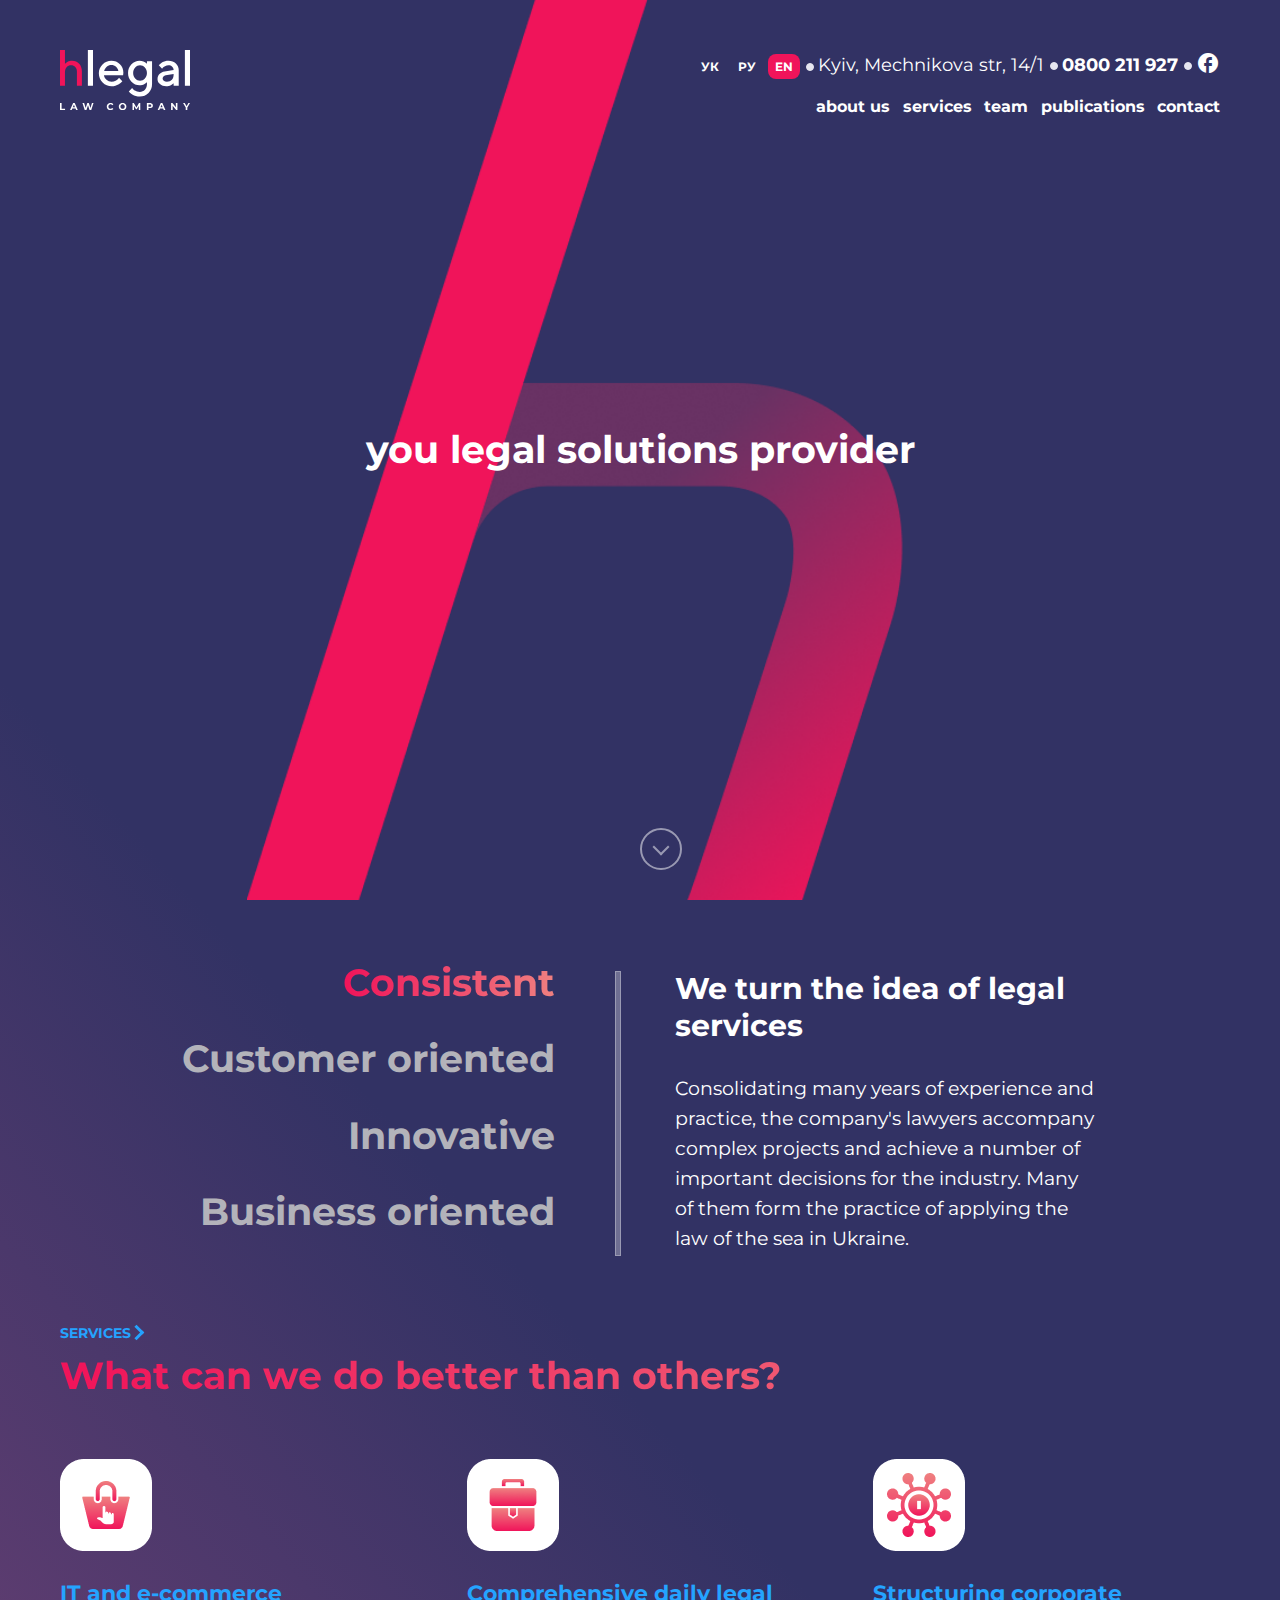
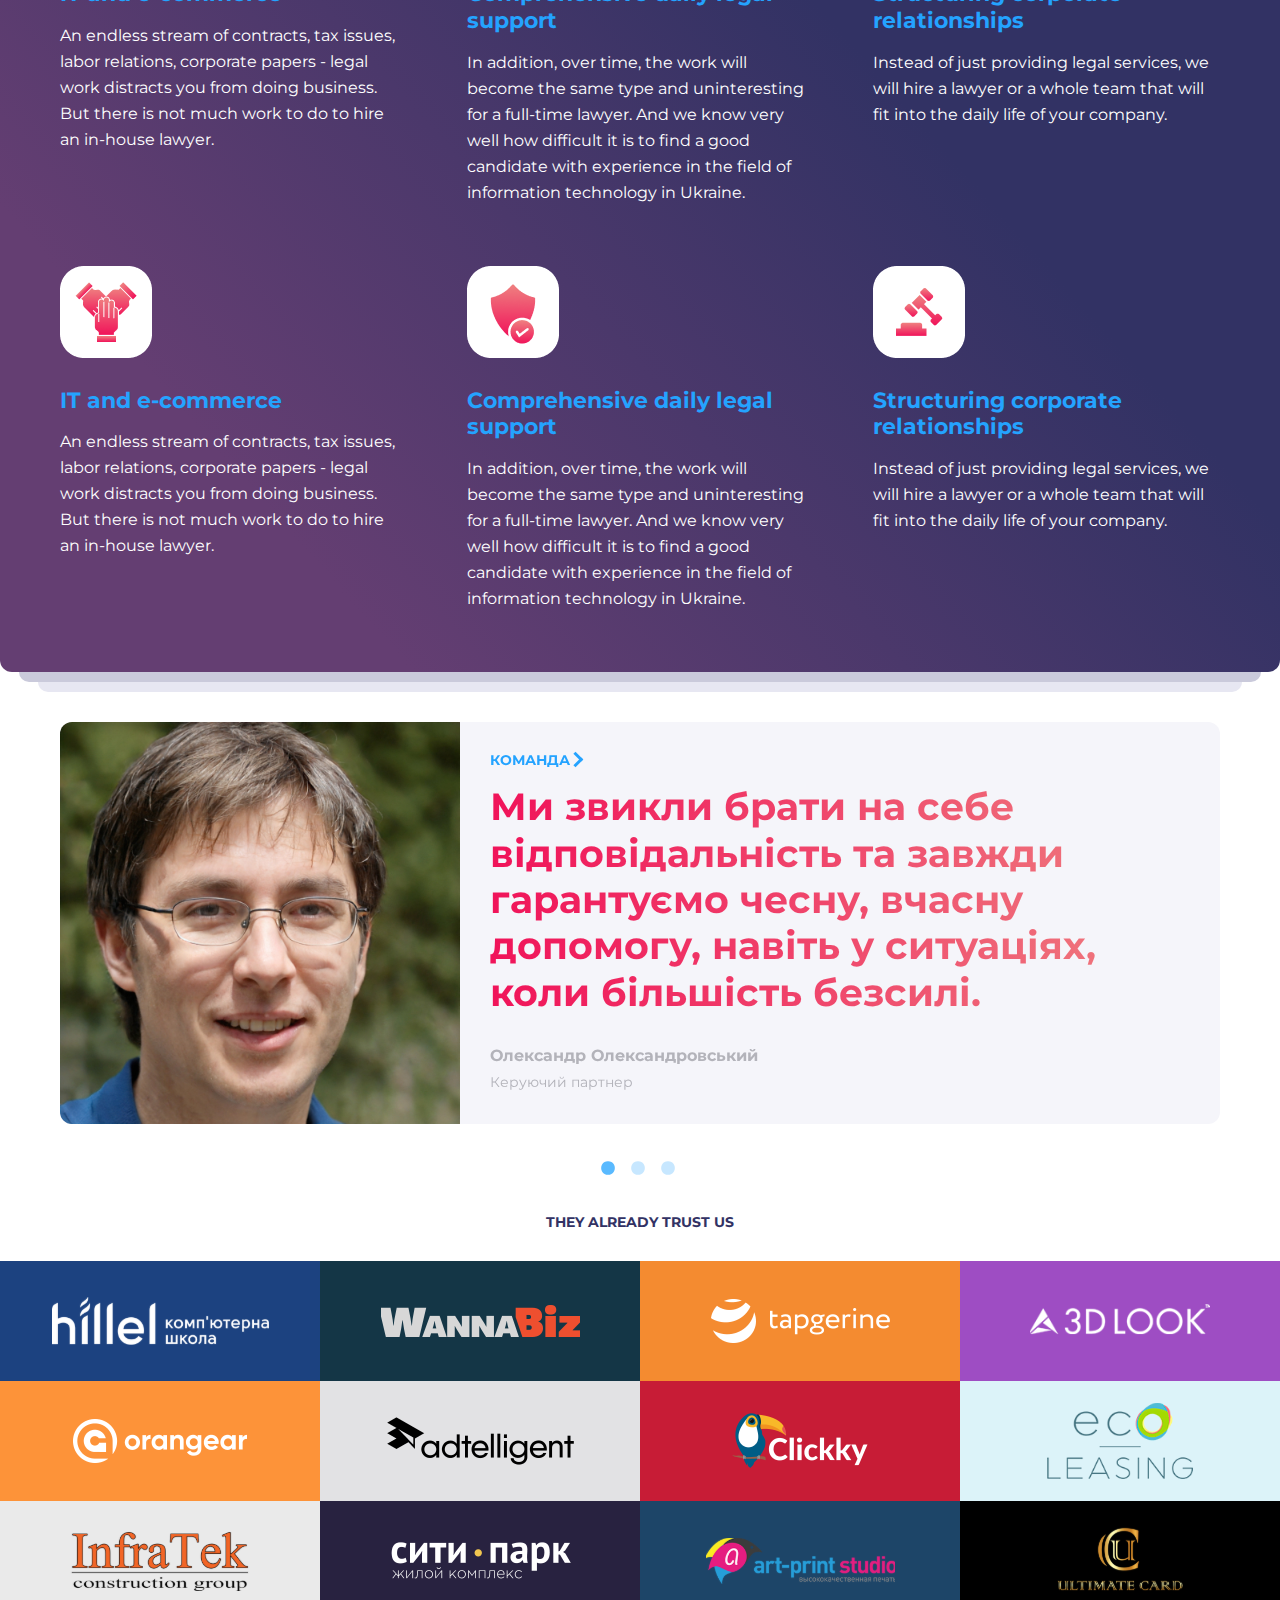
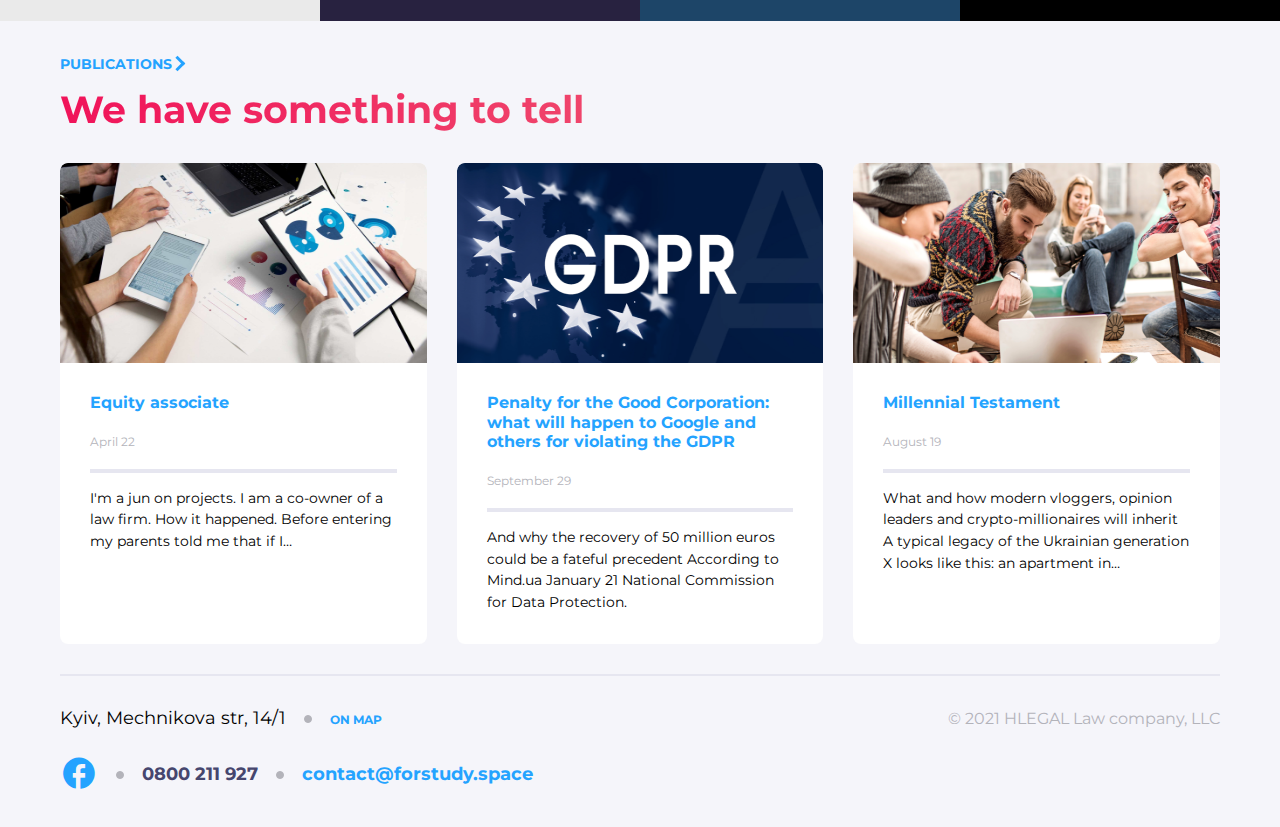
<file: index.html>
<!DOCTYPE html>
<html lang="en">
<head>
    <meta charset="UTF-8">
    <meta http-equiv="X-UA-Compatible" content="IE=edge">
    <meta name="viewport" content="width=device-width, initial-scale=1.0">
    <title>Document</title>
    <link rel="stylesheet" href="./assets/slick-1.8.1/slick/slick.css">
    <link rel="stylesheet" href="./assets/slick-1.8.1/slick/slick-theme.css">
    <link rel="stylesheet" href="/css/style.css">
</head>
<body>
    <div class="wrapper">
        <header class="header">
            <div class="conteiner">
                <div class="header_logo">
                    <a href="#"><img src="./image/logo_header.svg" alt="logo_header"></a>
                </div>
                <div class="header_menu">
                    <div class="contacts">
                        <ul class="nav_contacts">
                            <li>
                                <a class="site_lang" href="#">ук</a>
                                <a class="site_lang" href="#">ру</a>
                                <a class="active_lang" href="#">en</a></li>
                            <li class="head_none"><address>Kyiv, Mechnikova str, 14/1</address></li>
                            <li ><a class="header_tel" href="tel:0800211927">0800 211 927</a></li>
                            <li class="head_none"><a class="icon-facebook" href="#"></a></li>
                        </ul>
                    </div>
                    <input id="burger_input" type="checkbox">
                    <label class="burger_icon" for="burger_input">
                        <span class="burger_span_1"></span>
                        <span class="burger_span_2"></span>
                        <span class="burger_span_3"></span>
                    </label>    
                    <nav class="header_nav">
                        <label class=burger_icon" for="burger_input"><div class="close_icon"></div></label>
                        <a target="_blank" href="/about_us.html">about us</a>
                        <a target="_blank" href="./services.html">services</a>
                        <a href="#">team</a></li>
                        <a href="#">publications</a>
                        <a href="#">contact</a>
                    </nav>
                </div>
            </div>
        </header>
        <main class="main">
            <div class="wrapper_grad">
                <section class="title">
                    <div class="conteiner">
                        <h1 >you legal solutions provider</h1>
                        <a class="visual_link" href="#advantage"></a>
                    </div>
                </section>
                <section class="idea">
                    <div class="conteiner_small">
                        <div class="idea_head">
                            <h1 class="hero">Consistent</h1>
                            <h1>Customer oriented</h1>
                            <h1>Innovative</h1>
                            <h1>Business oriented</h1>
                        </div>
                        <div class="idea_text">
                            <h2>We turn the idea of legal services</h2>
                            <p>Consolidating many years of experience and practice, the company's lawyers accompany complex projects and achieve a
                            number of important decisions for the industry. Many of them form the practice of applying the law of the sea in
                            Ukraine.</p>
                        </div>
                    </div>
                </section>
                <section id="advantage" class="advantage">
                    <div class="conteiner">
                        <a href="./services.html">Services</a>
                        <h1 class="hero">What can we do better than others?</h1>
                        <div class="advantage_main">
                            <div class="advantage_box">
                                <img src="./image/advantage01.png" alt="advantage01.png">
                                <h3>IT and e-commerce</h3>
                                <p>An endless stream of contracts, tax issues, labor relations, corporate papers - legal work distracts you from doing
                                business. But there is not much work to do to hire an in-house lawyer.</p>
                            </div>
                            <div class="advantage_box">
                                <img src="./image/advantage02.png" alt="advantage02.png">
                                <h3>Comprehensive daily legal support</h3>
                                <p>In addition, over time, the work will become the same type and uninteresting for a full-time lawyer. And we know very
                                well how difficult it is to find a good candidate with experience in the field of information technology in Ukraine.</p>
                            </div>
                            <div class="advantage_box">
                                <img src="./image/advantage03.png" alt="advantage03.png">
                                <h3>Structuring corporate relationships</h3>
                                <p>Instead of just providing legal services, we will hire a lawyer or a whole team that will fit into the daily life of
                                your company.</p>
                            </div>
                            <div class="advantage_box">
                                <img src="./image/advantage04.png" alt="advantage04.png">
                                <h3>IT and e-commerce</h3>
                                <p>An endless stream of contracts, tax issues, labor relations, corporate papers - legal work distracts you from
                                    doing
                                    business. But there is not much work to do to hire an in-house lawyer.</p>
                            </div>
                            <div class="advantage_box">
                                <img src="./image/advantage05.png" alt="advantage05.png">
                                <h3>Comprehensive daily legal support</h3>
                                <p>In addition, over time, the work will become the same type and uninteresting for a full-time lawyer. And we
                                    know very
                                    well how difficult it is to find a good candidate with experience in the field of information technology in
                                    Ukraine.</p>
                            </div>
                            <div class="advantage_box">
                                <img src="./image/advantage06.png" alt="advantage06.png">
                                <h3>Structuring corporate relationships</h3>
                                <p>Instead of just providing legal services, we will hire a lawyer or a whole team that will fit into the daily
                                    life of
                                    your company.</p>
                            </div>
                        </div>
                    </div>
                </section>
            </div>
            <span class="border_main"></span>
            <span class="border_main02"></span>
            <section class="team">
                <div class="conteiner">
                    <div class="team_slider">
                        <div class="team_box">
                            <img src="./image/Team/Team01.jpg" alt="photo">
                            <div class="team_info">
                                <a href="#">команда</a>
                                <h1 class="hero">Ми звикли брати на себе відповідальність та завжди гарантуємо чесну, вчасну допомогу, навіть у ситуаціях, коли більшість
                                безсилі.</h1>
                                <p class="team_name">Олександр Олександровський</p>
                                <p class="team_job">Керуючий партнер</p>
                            </div>
                        </div>
                        <div class="team_box">
                            <img src="./image/Team/Team05.jpg" alt="photo">
                            <div class="team_info">
                                <a href="#">команда</a>
                                <h1 class="hero">Lorem ipsum dolor sit amet consectetur, adipisicing elit. Porro beatae soluta laborum.
                                </h1>
                                <p class="team_name">Oksana Kobzar</p>
                                <p class="team_job">Equity partner, Attorney-at-law</p>
                            </div>
                        </div>
                        <div class="team_box">
                            <img src="./image/Team/Team06.jpg" alt="photo">
                            <div class="team_info">
                                <a href="#">команда</a>
                                <h1 class="hero">Lorem ipsum dolor sit amet consectetur adipisicing elit. Debitis, eveniet.</h1>
                                <p class="team_name">Julia Wolk</p>
                                <p class="team_job">Associate, Attorney-at-law</p>
                            </div>
                        </div>
                    </div>
                </div>
            </section>
            <section class="main_partners">
                <h3 class="caps">They already trust us</h3>
                <div class="partners">
                    <a class="partners_holder" href="#" style="background-color: #1C4280;"><img src="./image/partners/hilel_01.svg" alt="logo1"></a>
                    <a class="partners_holder" href="#" style="background-color: #143646;"><img src="./image/partners/wannabiz_02.svg" alt="logo2"></a>
                    <a class="partners_holder" href="#" style="background-color: #F48B30;"><img src="./image/partners/tapgerine_03.svg" alt="logo3"></a>
                    <a class="partners_holder" href="#" style="background-color: #9E4DC3;"><img src="./image/partners/3dlook_04.svg" alt="logo4"></a>
                    <a class="partners_holder" href="#" style="background-color: #FD9339;"><img src="./image/partners/arangear_05.svg" alt="logo5"></a>
                    <a class="partners_holder" href="#" style="background-color: #E2E2E4;"><img src="./image/partners/adtelligent_06.svg" alt="logo6"></a>
                    <a class="partners_holder" href="#" style="background-color: #C71C36;"><img src="./image/partners/clickky_07.svg" alt="logo7"></a>
                    <a class="partners_holder" href="#" style="background-color: #DCF3F9;"><img src="./image/partners/ecolease_08.svg" alt="logo8"></a>
                    <a class="partners_holder" href="#" style="background-color: #EAEAEA;"><img src="./image/partners/infrateck_09.svg" alt="logo9"></a>
                    <a class="partners_holder" href="#" style="background-color: #282240;"><img src="./image/partners/citypark_10.svg" alt="logo10"></a>
                    <a class="partners_holder" href="#" style="background-color: #1D4568;"><img src="./image/partners/artprint_11.svg" alt="logo11"></a>
                    <a class="partners_holder" href="#" style="background-color: #000000;"><img src="./image/partners/ultimate_12.svg" alt="logo12"></a>
                </div>
            </section>
            <section class="publications">
                <div class="conteiner">
                    <a href="#">Publications</a>
                    <h1 class="hero">We have something to tell</h1>
                    <div class="publication_box">
                        <div class="publication01">
                            <h4>Equity associate</h4>
                            <time>April 22</time>
                            <p>I'm a jun on projects. I am a co-owner of a law firm. How it happened. Before entering my parents told me that if I…</p>
                        </div>
                        <div class="publication02">
                            <h4>Penalty for the Good Corporation: what will happen to Google and others for violating the GDPR</h4>
                            <time>September 29</time>
                            <p>And why the recovery of 50 million euros could be a fateful precedent According to Mind.ua January 21 National
                            Commission for Data Protection.</p>
                        </div>
                        <div class="publication03">
                            <h4>Millennial Testament</h4>
                            <time>August 19</time>
                            <p>What and how modern vloggers, opinion leaders and crypto-millionaires will inherit A typical legacy of the Ukrainian
                            generation X looks like this: an apartment in…</p>
                        </div>
                    </div>
                </div>
            </section>
        </main>
        <footer class="footer">
            <div class="conteiner">
                <div class="footer_top">
                    <ul class="footer_address">
                        <li><address>Kyiv, Mechnikova str, 14/1</address></li>
                        <li><a href="#">On map</a></li>
                    </ul>
                    <p>© 2021 HLEGAL Law company, LLC</p>
                </div>
                <ul class="footer_contacts">
                    <li><a class="icon-facebook" href="#"></a></li>
                    <li><a class="footer_tel" href="tel:0800211927">0800 211 927</a></li>
                    <li><a class="footer_mail" href="mailto:contact@forstudy.space">contact@forstudy.space</a></li>
                </ul>
            </div>
        </footer>
    </div>
    <script src="./js/jquery-3.6.1.min.js"></script>
    <script src="./assets/slick-1.8.1/slick/slick.min.js"></script>
    <script src="./js/script.js"></script>
</body>
</html>
</file>
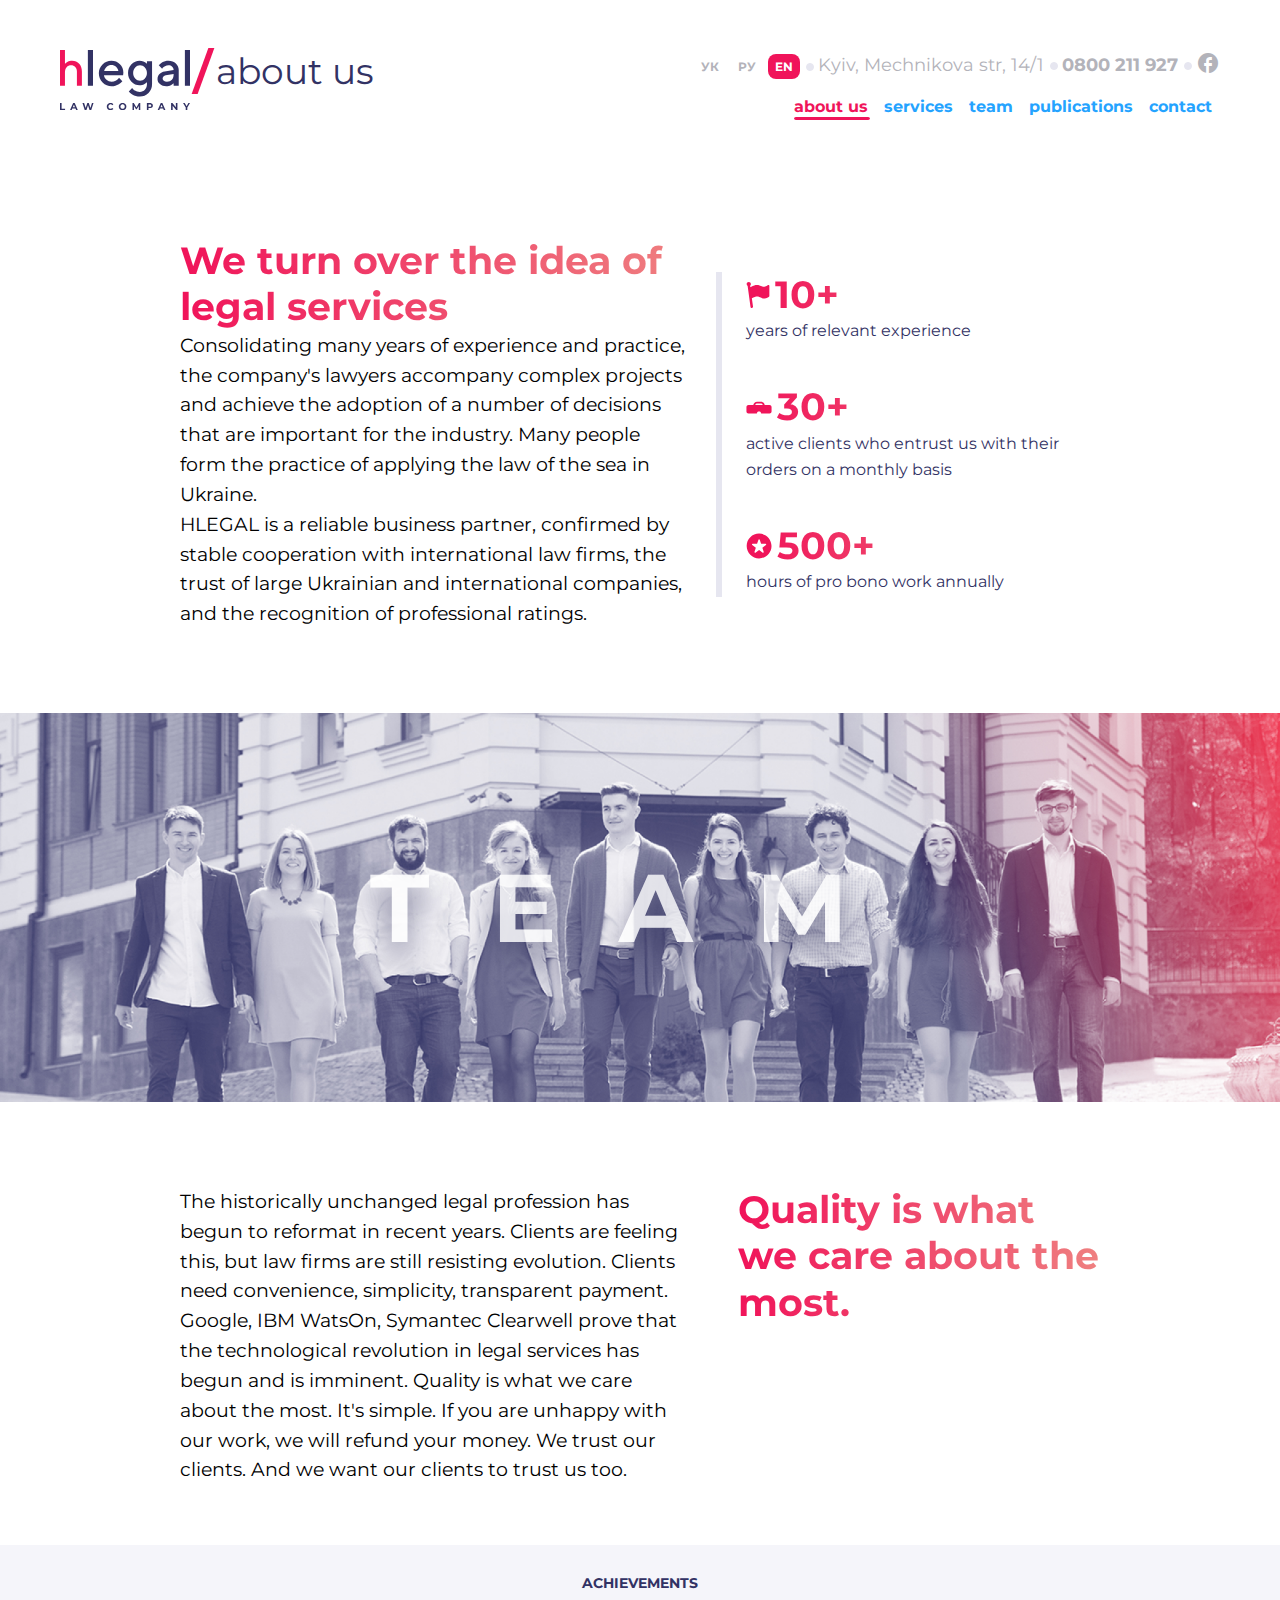
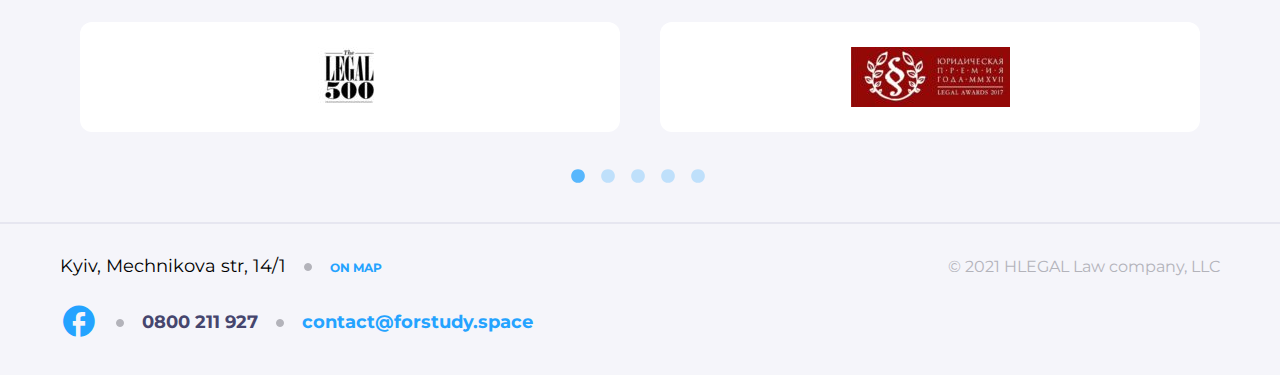
<file: about_us.html>
<!DOCTYPE html>
<html lang="en">
<head>
    <meta charset="UTF-8">
    <meta http-equiv="X-UA-Compatible" content="IE=edge">
    <meta name="viewport" content="width=device-width, initial-scale=1.0">
    <title>Document</title>
    <link rel="stylesheet" href="./assets/slick-1.8.1/slick/slick.css">
    <link rel="stylesheet" href="./assets/slick-1.8.1/slick/slick-theme.css">
    <link rel="stylesheet" href="./css/style.css">
</head>
<body>
    <div class="wrapper">
        <header class="header header_about_us">
            <div class="conteiner">
                <div class="header_logo header_logo_services">
                    <a class="img_logo" target="_blank" href="./index.html"><img src="./image/Logo_white_header.svg"
                            alt="logo_header"></a>
                    <span class="active_logo">about us</span>
                </div>
                <div class="header_menu">
                    <div class="contacts">
                        <ul class="nav_contacts">
                            <li>
                                <a class="site_lang" href="#">ук</a>
                                <a class="site_lang" href="#">ру</a>
                                <a class="active_lang" href="#">en</a>
                            </li>
                            <li class="head_none">
                                <address>Kyiv, Mechnikova str, 14/1</address>
                            </li>
                            <li><a class="header_tel" href="tel:0800211927">0800 211 927</a></li>
                            <li class="head_none"><a class="icon-facebook" href="#"></a></li>
                        </ul>
                    </div>
                    <input id="burger_input" type="checkbox">
                    <label class="burger_icon" for="burger_input">
                        <span class="burger_span_1"></span>
                        <span class="burger_span_2"></span>
                        <span class="burger_span_3"></span>
                    </label>
                    <nav class="header_nav">
                        <label class=burger_icon" for="burger_input">
                            <div class="close_icon"></div>
                        </label>
                        <a id="active_nav" href="#">about us</a>
                        <a target="_blank" href="./services.html">services</a>
                        <a href="#">team</a></li>
                        <a href="#">publications</a>
                        <a href="#">contact</a>
                    </nav>
                </div>
            </div>
        </header>
        <main class="main">
            <section class="idea_about_us">
                <div class="conteiner_small">
                    <div class="idea_head_about_us">
                        <h1 class="hero">We turn over the idea of legal services</h1>
                        <p>Consolidating many years of experience and practice, the company's lawyers accompany complex projects and achieve the
                        adoption of a number of decisions that are important for the industry. Many people form the practice of applying the law
                        of the sea in Ukraine.</p>
                        <p>HLEGAL is a reliable business partner, confirmed by stable cooperation with international law firms, the trust of large
                        Ukrainian and international companies, and the recognition of professional ratings.</p>
                    </div>
                    <div class="idea_text_about_us">
                        <div>
                            <div class="box_idea_stat hero">
                                <img src="./image/idea/Vector.svg" alt="Vector">
                                <p>10+</p>
                            </div>
                            <div><p>years of relevant experience</p></div>
                        </div>
                        <div class="middle_box_idea_stat">
                            <div class="box_idea_stat hero">
                                <img src="./image/idea/Vector2.svg" alt="Vector">
                                <p>30+</p>
                            </div>
                            <div>
                                <p>active clients who entrust us with their orders on a monthly basis</p>
                            </div>
                        </div>
                        <div>
                            <div class="box_idea_stat hero">
                                <img src="./image/idea/Vector3.svg" alt="Vector">
                                <p>500+</p>
                            </div>
                            <div>
                                <p>hours of pro bono work annually</p>
                            </div>
                        </div>
                    </div>
                </div>
            </section>
            <section class="team_image_about_us">
                <h1>team</h1>
            </section>
            <section class="quality_about_us">
                <div class="conteiner_small">
                    <p>The historically unchanged legal profession has begun to reformat in recent years. Clients are feeling this, but law
                    firms are still resisting evolution. Clients need convenience, simplicity, transparent payment. Google, IBM WatsOn,
                    Symantec Clearwell prove that the technological revolution in legal services has begun and is imminent.
                    Quality is what we care about the most.
                    It's simple. If you are unhappy with our work, we will refund your money. We trust our clients. And we want our clients
                    to trust us too.</p>
                    <h1 class="hero">Quality is what we care about the most.</h1>
                </div>
            </section>
            <section class="achievements_about_us">
                <div class="conteiner">
                    <h3 class="caps">achievements</h3>
                    <div class="company_slider">
                        <div class="box_company_about_us">
                            <a href="#"><img src="./image/company/image.svg" alt="image"></a>
                        </div>
                        <div class="box_company_about_us">
                            <a href="#"><img src="./image/company/image_2.svg" alt="image"></a>
                        </div>
                        <div class="box_company_about_us">
                            <a href="#"><img src="./image/company/image_3.svg" alt="image"></a>
                        </div>
                        <div class="box_company_about_us">
                            <a href="#"><img src="./image/company/image_4.svg" alt="image"></a>
                        </div>
                        <div class="box_company_about_us">
                            <a href="#"><img src="./image/company/image.svg" alt="image"></a>
                        </div>
                        <div class="box_company_about_us">
                            <a href="#"><img src="./image/company/image_2.svg" alt="image"></a>
                        </div>
                        <div class="box_company_about_us">
                            <a href="#"><img src="./image/company/image_3.svg" alt="image"></a>
                        </div>
                        <div class="box_company_about_us">
                            <a href="#"><img src="./image/company/image_4.svg" alt="image"></a>
                        </div>
                        <div class="box_company_about_us">
                            <a href="#"><img src="./image/company/image.svg" alt="image"></a>
                        </div>
                    </div>
                </div>
            </section>
        </main>
        <footer class="footer">
            <div class="conteiner">
                <div class="footer_top">
                    <ul class="footer_address">
                        <li>
                            <address>Kyiv, Mechnikova str, 14/1</address>
                        </li>
                        <li><a href="#">On map</a></li>
                    </ul>
                    <p>© 2021 HLEGAL Law company, LLC</p>
                </div>
                <ul class="footer_contacts">
                    <li><a class="icon-facebook" href="#"></a></li>
                    <li><a class="footer_tel" href="tel:0800211927">0800 211 927</a></li>
                    <li><a class="footer_mail" href="mailto:contact@forstudy.space">contact@forstudy.space</a></li>
                </ul>
            </div>
        </footer>
    </div>
    <script src="./js/jquery-3.6.1.min.js"></script>
    <script src="./assets/slick-1.8.1/slick/slick.min.js"></script>
    <script src="./js/script.js"></script>
</body>
</html>
</file>
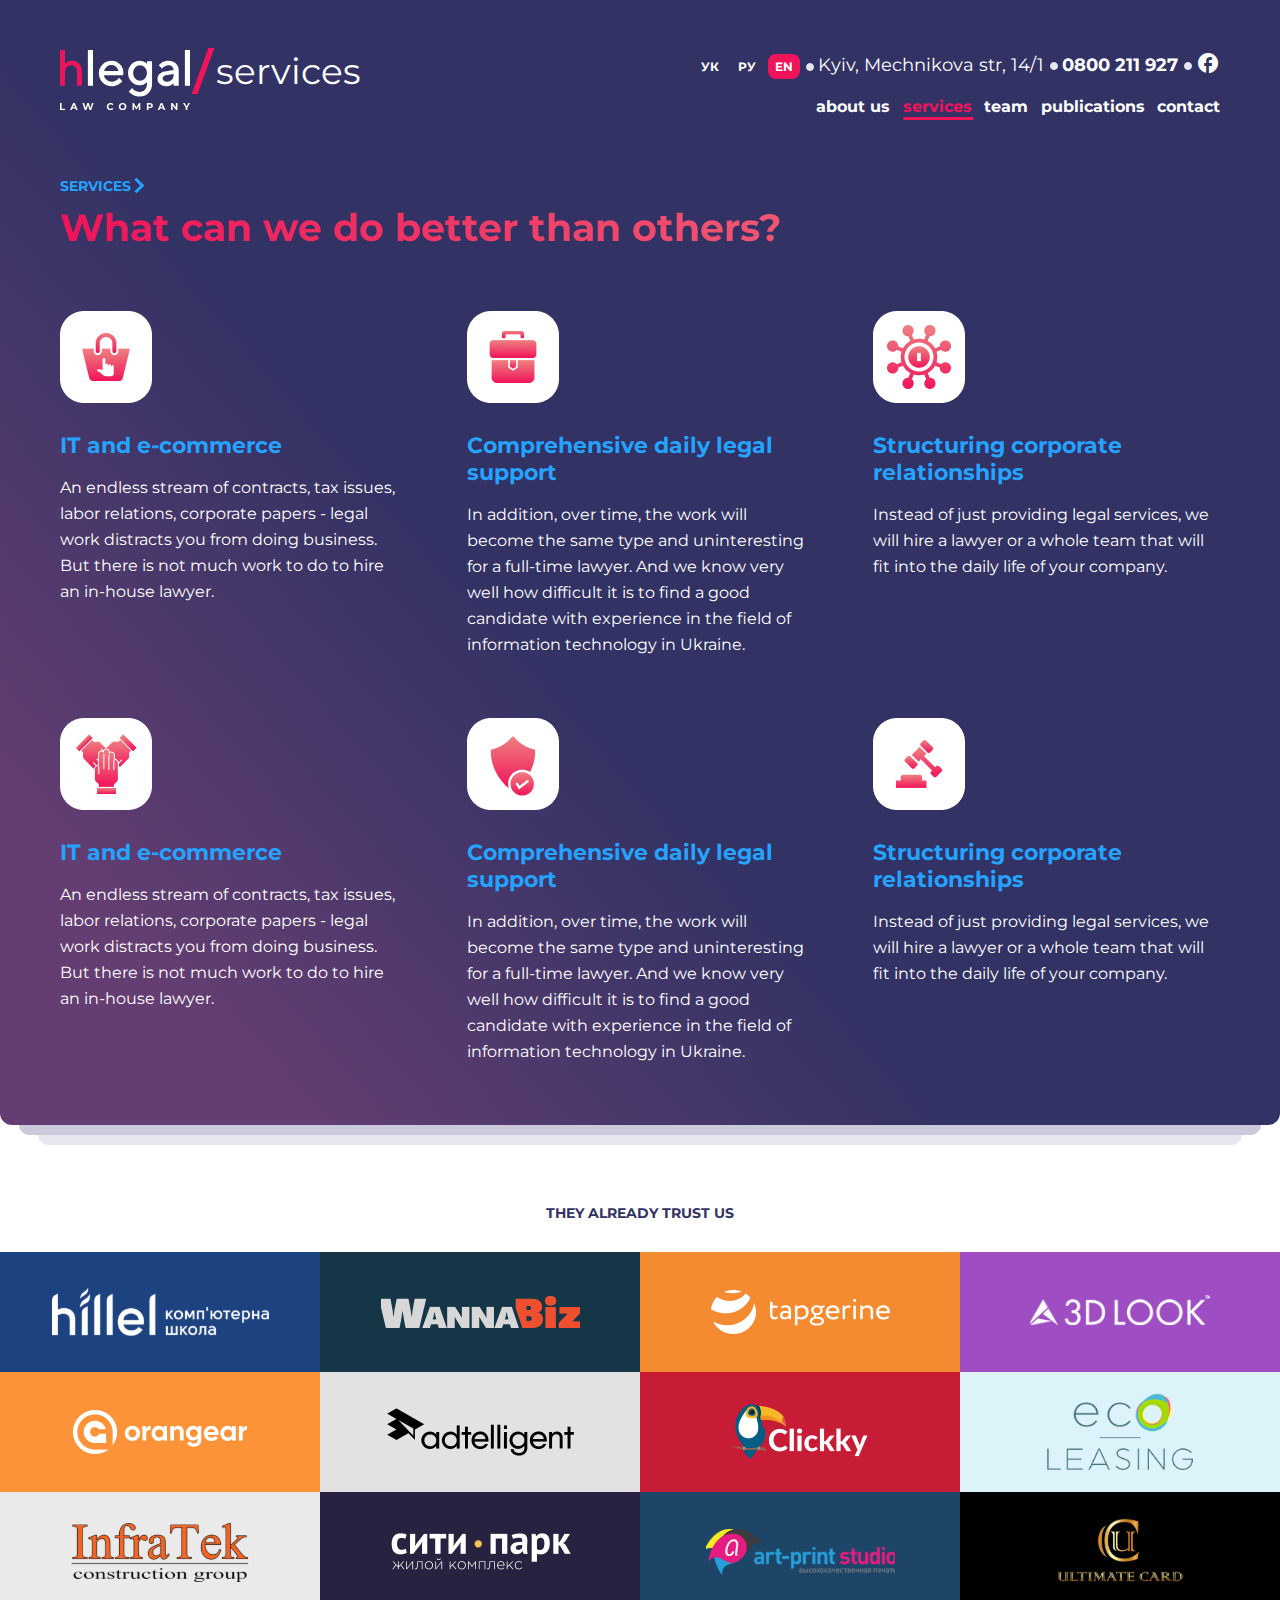
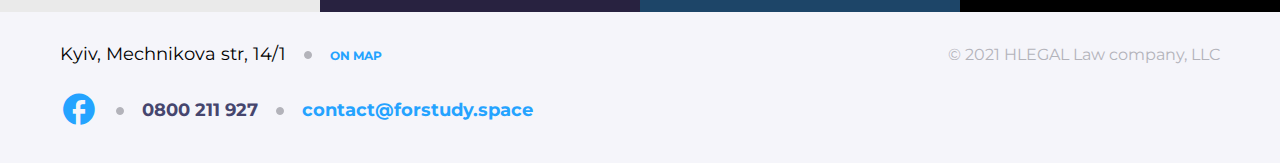
<file: services.html>
<!DOCTYPE html>
<html lang="en">
<head>
    <meta charset="UTF-8">
    <meta http-equiv="X-UA-Compatible" content="IE=edge">
    <meta name="viewport" content="width=device-width, initial-scale=1.0">
    <title>Document</title>
    <link rel="stylesheet" href="./css/style.css">
</head>
<body>
    <div class="wrapper">
        <div class="wrapper_grad">
            <header class="header header_services">
                <div class="conteiner">
                    <div class="header_logo header_logo_services">
                        <a class="img_logo" target="_blank" href="./index.html"><img src="./image/logo_header.svg" alt="logo_header"></a>
                        <span class="active_logo">services</span>
                    </div>
                    <div class="header_menu">
                        <div class="contacts">
                            <ul class="nav_contacts">
                                <li>
                                    <a class="site_lang" href="#">ук</a>
                                    <a class="site_lang" href="#">ру</a>
                                    <a class="active_lang" href="#">en</a>
                                </li>
                                <li class="head_none">
                                    <address>Kyiv, Mechnikova str, 14/1</address>
                                </li>
                                <li><a class="header_tel" href="tel:0800211927">0800 211 927</a></li>
                                <li class="head_none"><a class="icon-facebook" href="#"></a></li>
                            </ul>
                        </div>
                        <input id="burger_input" type="checkbox">
                        <label class="burger_icon" for="burger_input">
                            <span class="burger_span_1"></span>
                            <span class="burger_span_2"></span>
                            <span class="burger_span_3"></span>
                        </label>
                        <nav class="header_nav">
                            <label class=burger_icon" for="burger_input">
                                <div class="close_icon"></div>
                            </label>
                            <a target="_blank" href="./about_us.html">about us</a>
                            <a id="active_nav" href="#">services</a>
                            <a href="#">team</a></li>
                            <a href="#">publications</a>
                            <a href="#">contact</a>
                        </nav>
                    </div>
                </div>
            </header>
            <main class="main">
                <section id="advantage" class="advantage">
                    <div class="conteiner">
                        <a href="#">Services</a>
                        <h1 class="hero">What can we do better than others?</h1>
                        <div class="advantage_main">
                            <div class="advantage_box">
                                <img src="./image/advantage01.png" alt="advantage01.png">
                                <h3>IT and e-commerce</h3>
                                <p>An endless stream of contracts, tax issues, labor relations, corporate papers - legal work distracts
                                    you from doing
                                    business. But there is not much work to do to hire an in-house lawyer.</p>
                            </div>
                            <div class="advantage_box">
                                <img src="./image/advantage02.png" alt="advantage02.png">
                                <h3>Comprehensive daily legal support</h3>
                                <p>In addition, over time, the work will become the same type and uninteresting for a full-time lawyer.
                                    And we know very
                                    well how difficult it is to find a good candidate with experience in the field of information
                                    technology in Ukraine.</p>
                            </div>
                            <div class="advantage_box">
                                <img src="./image/advantage03.png" alt="advantage03.png">
                                <h3>Structuring corporate relationships</h3>
                                <p>Instead of just providing legal services, we will hire a lawyer or a whole team that will fit into
                                    the daily life of
                                    your company.</p>
                            </div>
                            <div class="advantage_box">
                                <img src="./image/advantage04.png" alt="advantage04.png">
                                <h3>IT and e-commerce</h3>
                                <p>An endless stream of contracts, tax issues, labor relations, corporate papers - legal work distracts
                                    you from
                                    doing
                                    business. But there is not much work to do to hire an in-house lawyer.</p>
                            </div>
                            <div class="advantage_box">
                                <img src="./image/advantage05.png" alt="advantage05.png">
                                <h3>Comprehensive daily legal support</h3>
                                <p>In addition, over time, the work will become the same type and uninteresting for a full-time lawyer.
                                    And we
                                    know very
                                    well how difficult it is to find a good candidate with experience in the field of information
                                    technology in
                                    Ukraine.</p>
                            </div>
                            <div class="advantage_box">
                                <img src="./image/advantage06.png" alt="advantage06.png">
                                <h3>Structuring corporate relationships</h3>
                                <p>Instead of just providing legal services, we will hire a lawyer or a whole team that will fit into
                                    the daily
                                    life of
                                    your company.</p>
                            </div>
                        </div>
                    </div>
                </section>
                </div>
                <span class="border_main"></span>
                <span class="border_main02"></span>
            </main>
        </div>
            <main class="main">
                <section class="main_partners main_partners_services">
                    <h3 class="caps">They already trust us</h3>
                    <div class="partners">
                        <a class="partners_holder" href="#" style="background-color: #1C4280;"><img src="./image/partners/hilel_01.svg"
                                alt="logo1"></a>
                        <a class="partners_holder" href="#" style="background-color: #143646;"><img
                                src="./image/partners/wannabiz_02.svg" alt="logo2"></a>
                        <a class="partners_holder" href="#" style="background-color: #F48B30;"><img
                                src="./image/partners/tapgerine_03.svg" alt="logo3"></a>
                        <a class="partners_holder" href="#" style="background-color: #9E4DC3;"><img src="./image/partners/3dlook_04.svg"
                                alt="logo4"></a>
                        <a class="partners_holder" href="#" style="background-color: #FD9339;"><img
                                src="./image/partners/arangear_05.svg" alt="logo5"></a>
                        <a class="partners_holder" href="#" style="background-color: #E2E2E4;"><img
                                src="./image/partners/adtelligent_06.svg" alt="logo6"></a>
                        <a class="partners_holder" href="#" style="background-color: #C71C36;"><img
                                src="./image/partners/clickky_07.svg" alt="logo7"></a>
                        <a class="partners_holder" href="#" style="background-color: #DCF3F9;"><img
                                src="./image/partners/ecolease_08.svg" alt="logo8"></a>
                        <a class="partners_holder" href="#" style="background-color: #EAEAEA;"><img
                                src="./image/partners/infrateck_09.svg" alt="logo9"></a>
                        <a class="partners_holder" href="#" style="background-color: #282240;"><img
                                src="./image/partners/citypark_10.svg" alt="logo10"></a>
                        <a class="partners_holder" href="#" style="background-color: #1D4568;"><img
                                src="./image/partners/artprint_11.svg" alt="logo11"></a>
                        <a class="partners_holder" href="#" style="background-color: #000000;"><img
                                src="./image/partners/ultimate_12.svg" alt="logo12"></a>
                    </div>
                </section>
            </main>
            <footer class="footer">
                <div class="conteiner">
                    <div class="footer_top">
                        <ul class="footer_address">
                            <li>
                                <address>Kyiv, Mechnikova str, 14/1</address>
                            </li>
                            <li><a href="#">On map</a></li>
                        </ul>
                        <p>© 2021 HLEGAL Law company, LLC</p>
                    </div>
                    <ul class="footer_contacts">
                        <li><a class="icon-facebook" href="#"></a></li>
                        <li><a class="footer_tel" href="tel:0800211927">0800 211 927</a></li>
                        <li><a class="footer_mail" href="mailto:contact@forstudy.space">contact@forstudy.space</a></li>
                    </ul>
                </div>
            </footer>
    </div>
</body>
</html>
</file>
<file: css/style.css>
@charset "UTF-8";
@import url("https://fonts.googleapis.com/css2?family=Montserrat:wght@400;700&display=swap");
html,
body,
div,
span,
applet,
object,
iframe,
h1,
h2,
h3,
h4,
h5,
h6,
p,
blockquote,
pre,
a,
abbr,
acronym,
address,
big,
cite,
code,
del,
dfn,
em,
img,
ins,
kbd,
q,
s,
samp,
small,
strike,
strong,
sub,
sup,
tt,
var,
b,
u,
i,
center,
dl,
dt,
dd,
ol,
ul,
li,
fieldset,
form,
label,
legend,
table,
caption,
tbody,
tfoot,
thead,
tr,
th,
td,
article,
aside,
canvas,
details,
embed,
figure,
figcaption,
footer,
header,
hgroup,
menu,
nav,
output,
ruby,
section,
summary,
time,
mark,
audio,
video {
  margin: 0;
  padding: 0;
  border: 0;
  font-size: 100%;
  font: inherit;
  vertical-align: baseline;
}

* {
  box-sizing: border-box;
}

h4, .caps, h3, h2 {
  font-weight: 700;
  color: #FFFFFF;
  line-height: 1.22;
}

.publications .conteiner a, .team_info a, .advantage .conteiner a {
  color: #24A3FF;
  text-decoration: none;
  text-transform: uppercase;
  font-size: 14px;
  font-weight: 700;
  margin-bottom: 10px;
  line-height: 1.22;
  position: relative;
}
.publications .conteiner a:hover, .team_info a:hover, .advantage .conteiner a:hover {
  color: #F0145A;
}
.publications .conteiner a:hover::after, .team_info a:hover::after, .advantage .conteiner a:hover::after {
  border-color: #F0145A;
}
.publications .conteiner a::after, .team_info a::after, .advantage .conteiner a::after {
  display: inline-block;
  content: "";
  border: solid #24A3FF;
  border-width: 0 0 3px 3px;
  right: -6px;
  transform: rotate(-135deg);
  width: 8px;
  height: 8px;
}

body {
  font: 400 16px/1.625 "Montserrat", "Arial", "Helvetica", sans-serif;
}

h1 {
  font-size: 38px;
  font-weight: 700;
  line-height: 1.22;
  color: #fff;
}

.hero {
  background: linear-gradient(90.13deg, #F0145A 0.84%, #EF8080 99.96%);
  -webkit-background-clip: text;
  -webkit-text-fill-color: transparent;
}
@media (max-width: 400px) {
  .hero {
    font-size: 30px;
  }
}

h2 {
  font-size: 30px;
}
@media (max-width: 400px) {
  h2 {
    font-size: 20px;
  }
}

h3 {
  font-size: 22px;
}

.caps {
  font-size: 14px;
  text-transform: uppercase;
}

h4 {
  font-size: 16px;
}

ul, ol {
  font-size: 18px;
  line-height: 1.44;
}

.wrapper {
  display: flex;
  flex-direction: column;
}

.wrapper_grad {
  background: linear-gradient(228.57deg, #323264 11.93%, #323264 57.17%, #643E72 87.46%);
  border-radius: 0 0 12px 12px;
}

.main {
  flex-grow: 1;
}

.conteiner {
  max-width: 1440px;
  padding: 0 60px;
  margin: 0 auto;
}
@media (min-width: 1441px) {
  .conteiner {
    padding: 0 160px;
    max-width: 1920px;
  }
}
@media (max-width: 600px) {
  .conteiner {
    padding-right: 30px;
    padding-left: 30px;
  }
}

.conteiner_small {
  max-width: 1440px;
  padding: 0 180px;
  margin: 0 auto;
}
@media (min-width: 1441px) {
  .conteiner_small {
    padding: 0 280px;
    max-width: 1920px;
  }
}
@media (max-width: 1024px) {
  .conteiner_small {
    padding-right: 60px;
    padding-left: 60px;
  }
}
@media (max-width: 600px) {
  .conteiner_small {
    padding-right: 30px;
    padding-left: 30px;
  }
}

.active_lang {
  font-weight: 700;
  font-size: 12px;
  line-height: 1.22;
  text-transform: uppercase;
  padding: 5px 7px;
  border-radius: 8px;
  background: #F0145A;
}

#active_nav {
  color: #F0145A;
  position: relative;
}
#active_nav:before {
  content: "";
  position: absolute;
  border: 1px solid #F0145A;
  width: 100%;
  height: 1px;
  background: #F0145A;
  top: 20px;
  border-radius: 2px;
}
@media (max-width: 600px) {
  #active_nav:before {
    display: none;
  }
}

.active_logo {
  font-size: 36px;
  line-height: 1.22;
  vertical-align: top;
}
@media (max-width: 600px) {
  .active_logo {
    font-size: 20px;
  }
}
.active_logo::before {
  content: "";
  display: inline-block;
  background: #F0145A;
  width: 6px;
  height: 46px;
  transform: skew(-20deg);
  margin: -10px 10px;
}
@media (max-width: 600px) {
  .active_logo::before {
    width: 3px;
    height: 31px;
    margin: -5px 8px;
  }
}

/*icons*/
@font-face {
  font-family: "icomoon";
  src: url("../fonts/icomoon/icomoon.eot?ndvxq4");
  src: url("../fonts/icomoon/icomoon.eot?ndvxq4#iefix") format("embedded-opentype"), url("../fonts/icomoon/icomoon.ttf?ndvxq4") format("truetype"), url("../fonts/icomoon/icomoon.woff?ndvxq4") format("woff"), url("../fonts/icomoon/icomoon.svg?ndvxq4#icomoon") format("svg");
  font-weight: normal;
  font-style: normal;
  font-display: block;
}
[class^=icon-],
[class*=" icon-"] {
  /* use !important to prevent issues with browser extensions that change fonts */
  font-family: "icomoon" !important;
  speak: never;
  font-style: normal;
  font-weight: normal;
  font-variant: normal;
  text-transform: none;
  line-height: 1;
  /* Better Font Rendering =========== */
  -webkit-font-smoothing: antialiased;
  -moz-osx-font-smoothing: grayscale;
}

.icon-facebook:before {
  content: "\e900";
}

.slick-dots li.slick-active button:before {
  opacity: 0.75;
  color: #24A3FF;
}

.slick-dots li button:before {
  font-family: "slick";
  font-size: 16px;
  line-height: 20px;
  position: absolute;
  top: 30px;
  left: 0;
  width: 16px;
  height: 16px;
  content: "•";
  text-align: center;
  opacity: 0.25;
  color: #24A3FF;
  -webkit-font-smoothing: antialiased;
  -moz-osx-font-smoothing: grayscale;
}

.header {
  position: absolute;
  left: 0;
  right: 0;
  top: 0;
  padding-top: 50px;
  z-index: 2;
}
@media (max-width: 600px) {
  .header {
    padding-top: 0;
  }
}
.header .conteiner {
  position: relative;
  display: flex;
  justify-content: space-between;
  align-items: center;
  color: #FFFFFF;
}
@media (max-width: 600px) {
  .header .conteiner {
    display: flex;
    flex-direction: column-reverse;
    align-items: flex-start;
  }
}
.header .conteiner a {
  color: #FFFFFF;
  text-decoration: none;
}
@media (max-width: 768px) {
  .header .conteiner .header_logo {
    position: absolute;
    top: 60px;
    right: 0;
    left: 65px;
    z-index: 1;
  }
}
@media (max-width: 600px) {
  .header .conteiner .header_logo {
    left: 30px;
    position: static;
  }
}
.header .conteiner .header_logo img {
  max-width: 130px;
  max-height: 60px;
}
@media (max-width: 600px) {
  .header .conteiner .header_logo img {
    max-width: 69px;
    max-height: 32px;
  }
}

.header_menu {
  display: flex;
  flex-direction: column;
  align-items: flex-end;
  position: relative;
}
@media (max-width: 768px) {
  .header_menu {
    align-items: flex-start;
  }
}
@media (max-width: 600px) {
  .header_menu {
    width: 100%;
  }
}

.contacts {
  flex-grow: 1;
}
@media (max-width: 600px) {
  .contacts {
    width: 100%;
  }
}
.contacts ul {
  display: flex;
  align-items: center;
  justify-content: space-between;
  min-width: 478px;
  margin-bottom: 16px;
  list-style-type: none;
}
@media (max-width: 768px) {
  .contacts ul {
    margin-bottom: 120px;
  }
}
@media (max-width: 600px) {
  .contacts ul {
    margin-bottom: 15px;
    min-width: auto;
    margin-left: -30px;
    margin-right: -30px;
    padding: 10px 30px;
  }
}
.contacts ul .site_lang {
  font-weight: 700;
  font-size: 12px;
  line-height: 1.22;
  text-transform: uppercase;
  padding: 5px 7px;
}
.contacts ul .site_lang:hover {
  border-radius: 8px;
  background: rgba(255, 255, 255, 0.2);
}
.contacts ul address {
  line-height: 1.22;
}
@media (max-width: 600px) {
  .contacts ul address {
    display: none;
  }
}
.contacts ul .header_tel {
  font-weight: 700;
  line-height: 1.22;
}

@media (max-width: 600px) {
  .nav_contacts {
    padding: 10px 0;
    background: rgba(245, 245, 250, 0.2);
  }
}
.nav_contacts li + li {
  position: relative;
  margin-left: 18px;
}
.nav_contacts li + li::before {
  content: "";
  display: inline-block;
  position: absolute;
  top: 35%;
  left: -12px;
  width: 6px;
  height: 6px;
  border: 1px solid #E6E6F0;
  background: #E6E6F0;
  border-radius: 50%;
}
@media (max-width: 600px) {
  .nav_contacts li + li::before {
    display: none;
  }
}

.nav_contacts .icon-facebook {
  font-size: 24px;
}
.nav_contacts .icon-facebook:hover {
  color: #F0145A;
}

.header_nav {
  font-weight: 700;
  line-height: 1.22;
  min-width: 416px;
  display: flex;
  justify-content: space-between;
}
.header_nav a {
  position: relative;
}
.header_nav a:hover:before {
  content: "";
  position: absolute;
  border: 1px solid #fff;
  width: 100%;
  height: 1px;
  background: #fff;
  top: 20px;
  border-radius: 2px;
}
@media (max-width: 600px) {
  .header_nav {
    left: 30px;
    position: absolute;
  }
}

@media (max-width: 600px) {
  .head_none {
    display: none;
  }
}

.burger_icon {
  width: 32px;
  height: 32px;
  position: relative;
  z-index: 2;
  overflow: hidden;
}
.burger_icon span {
  width: 18px;
  height: 2px;
  position: absolute;
  top: 50%;
  left: 50%;
  transform: translate(-50%, -50%);
  background-color: #FFFFFF;
  transition: all 0.5s;
}

.burger_icon span:nth-of-type(2) {
  top: calc(50% - 5px);
}

.burger_icon span:nth-of-type(3) {
  top: calc(50% + 5px);
}

.close_icon {
  position: absolute;
  top: 10px;
  right: 60px;
  cursor: pointer;
}

.close_icon:before,
.close_icon:after {
  content: "";
  position: absolute;
  top: 21px;
  left: 10px;
  width: 18px;
  height: 2px;
  background: #EC6F5D;
}

.close_icon:before {
  transform: rotate(45deg);
}

.close_icon:after {
  transform: rotate(-45deg);
}

#burger_input,
.burger_icon,
.close_icon {
  display: none;
}

.burger_icon {
  line-height: 0;
}
@media (max-width: 600px) {
  .burger_icon {
    display: block;
    position: fixed;
    right: 22px;
    top: 75px;
    transform: translateY(-50%);
    font-size: 25px;
    z-index: 2;
  }
}

@media (max-width: 600px) {
  .close_icon {
    display: block;
    position: fixed;
    z-index: 2;
  }
}

@media (max-width: 600px) {
  .header_nav {
    position: fixed;
    display: flex;
    flex-direction: column;
    border-radius: 12px 12px 0px 0px;
    left: 0;
    right: 0;
    bottom: 0;
    margin-left: 8px;
    margin-right: 8px;
    background: #FFFFFF;
    transform: translatey(100%);
    transition: transform 0.1s linear;
    padding-top: 64px;
    z-index: 2;
    min-width: 0;
  }
}

@media (max-width: 600px) {
  .header .conteiner .header_nav a {
    color: #24A3FF;
    text-align: center;
    background-color: #F5F5FA;
    padding: 7px;
    margin-bottom: 15px;
    border-radius: 12px;
  }
  .header .conteiner .header_nav a:hover {
    color: #F0145A;
  }
}

@media (max-width: 600px) {
  #burger_input:checked ~ .header_nav {
    transform: translatey(0);
  }
}

@media (max-width: 600px) {
  #close_input:checked ~ .header_nav {
    transform: translatey(0);
  }
}

@media (max-width: 600px) {
  #burger_input:checked ~ .burger_icon {
    border: 1px solid #E6E6F0;
    border-radius: 8px;
    background-color: #E6E6F0;
  }
}

@media (max-width: 600px) {
  #burger_input:checked ~ .burger_icon span {
    background-color: #323264;
  }
}

.title {
  min-height: 100vh;
  background: url(/image/Symbol.png);
  background-repeat: no-repeat;
  background-position: 50%;
  background-size: auto 100%;
  display: flex;
  align-items: center;
  text-align: center;
  position: relative;
}
.title .visual_link {
  display: inline-block;
  width: 42px;
  height: 42px;
  border: 2px solid #fff;
  border-radius: 50%;
  opacity: 0.5;
  position: absolute;
  bottom: 30px;
}
.title .visual_link:hover {
  border-color: #F0145A;
}
.title .visual_link:hover::before {
  border-color: #F0145A;
}
.title .visual_link::before {
  display: inline-block;
  content: "";
  border: solid #fff;
  border-width: 0 0 2px 2px;
  transform: rotate(-45deg);
  width: 10px;
  height: 10px;
  margin-bottom: -5px;
}

/*idea*/
.idea {
  margin-top: 60px;
  margin-bottom: 60px;
}
.idea .conteiner_small {
  display: flex;
  justify-content: space-between;
  align-items: center;
}
@media (max-width: 768px) {
  .idea .conteiner_small {
    flex-direction: column;
  }
}

.idea_head {
  display: flex;
  flex-direction: column;
  min-width: 375px;
  margin-right: 120px;
  align-items: flex-end;
}
@media (max-width: 768px) {
  .idea_head {
    flex-direction: row;
    align-items: center;
    flex-wrap: nowrap;
    width: 100%;
    overflow-x: scroll;
    margin-right: 0;
    white-space: nowrap;
  }
}
.idea_head h1 {
  margin-bottom: 30px;
  color: #B3B3BA;
}
@media (max-width: 768px) {
  .idea_head h1 {
    margin-right: 30px;
    margin-bottom: 0;
  }
}
@media (max-width: 600px) {
  .idea_head h1 {
    font-size: 30px;
  }
}
@media (max-width: 375px) {
  .idea_head h1 {
    margin-left: 15px;
    margin-right: 15px;
  }
}
.idea_head h1:hover {
  color: #F0145A;
}

.idea_text {
  display: flex;
  flex-direction: column;
  position: relative;
}
.idea_text h2 {
  margin-bottom: 30px;
}
.idea_text h2::before {
  content: "";
  display: inline-block;
  position: absolute;
  right: 0;
  left: -60px;
  top: 0;
  width: 4px;
  height: 100%;
  background: rgba(255, 255, 255, 0.3);
  border: 1px solid rgba(255, 255, 255, 0.3);
}
@media (max-width: 768px) {
  .idea_text h2::before {
    left: 0;
    top: 60px;
    width: 100%;
    height: 4px;
  }
}
@media (max-width: 400px) {
  .idea_text h2::before {
    top: 30px;
    width: 100%;
    height: 2px;
  }
}
@media (max-width: 768px) {
  .idea_text h2 {
    margin-top: 120px;
  }
}
@media (max-width: 400px) {
  .idea_text h2 {
    margin-top: 60px;
  }
}
.idea_text p {
  font-size: 19px;
  line-height: 1.58;
  color: #FFFFFF;
}

/*advantage*/
.advantage {
  padding-bottom: 30px;
  position: relative;
}
.advantage .conteiner {
  display: flex;
  flex-direction: column;
}
.advantage .conteiner h1 {
  margin-bottom: 30px;
}
@media (max-width: 400px) {
  .advantage .conteiner h1 {
    margin-bottom: 0;
  }
}
.advantage_main {
  display: flex;
  justify-content: space-between;
  flex-wrap: wrap;
  margin: 0 -30px;
}
.advantage_main .advantage_box {
  display: flex;
  flex-direction: column;
  width: 33.33%;
  padding: 30px 30px;
}
@media (max-width: 768px) {
  .advantage_main .advantage_box {
    width: 50%;
  }
}
@media (max-width: 400px) {
  .advantage_main .advantage_box {
    width: 100%;
    padding: 15px 30px;
  }
}
.advantage_main .advantage_box img {
  max-width: 92px;
  max-height: 92px;
}
.advantage_main .advantage_box h3 {
  color: #24A3FF;
  margin-top: 30px;
  margin-bottom: 15px;
}
.advantage_main .advantage_box p {
  color: #FFFFFF;
}

.border_main {
  display: flex;
  margin: 0 auto;
  border-radius: 0 0 12px 12px;
  background-color: #CACADB;
  width: 97%;
  height: 10px;
}

.border_main02 {
  display: flex;
  margin: 0 auto;
  border-radius: 0 0 12px 12px;
  background-color: #E7E7F2;
  width: 94%;
  height: 10px;
}

/*team*/
.team {
  padding-top: 30px;
  padding-bottom: 60px;
}
.team .conteiner .team_box {
  display: flex;
  background-color: #F5F5FA;
  border-radius: 12px;
}
@media (max-width: 768px) {
  .team .conteiner .team_box {
    flex-direction: column;
  }
}
.team .conteiner .team_box img {
  max-width: 400px;
  min-height: 100%;
  border-radius: 12px 0 0 12px;
}
@media (max-width: 768px) {
  .team .conteiner .team_box img {
    max-width: 100%;
    min-height: 500px;
  }
}

.team_info {
  display: flex;
  flex-direction: column;
  justify-content: space-between;
  padding: 30px;
}
.team_info h1 {
  margin: 5px 0 30px;
}
.team_info .team_name {
  margin-bottom: 6px;
  font-size: 16px;
  font-weight: 700;
  line-height: 1.22;
  color: #B3B3BA;
}
.team_info .team_job {
  font-size: 14px;
  line-height: 1.57;
  color: #B3B3BA;
}

/*partners*/
@media (min-width: 1441px) {
  .main_partners {
    padding-left: 100px;
    padding-right: 100px;
    padding-bottom: 60px;
  }
}
@media (max-width: 400px) {
  .main_partners {
    padding-bottom: 0;
  }
}
.main_partners h3 {
  color: #323264;
  margin-bottom: 30px;
  text-align: center;
}

.partners {
  display: flex;
  flex-wrap: wrap;
  max-height: 720px;
  overflow-y: scroll;
}

.partners_holder {
  width: 25%;
  height: 120px;
  padding: 20px;
  display: flex;
  justify-content: center;
  align-items: center;
}
@media (max-width: 768px) {
  .partners_holder {
    width: 33.33%;
  }
}
@media (max-width: 400px) {
  .partners_holder {
    width: 100%;
  }
}
.partners_holder img {
  max-width: 100%;
  height: auto;
}

/*publications*/
.publications {
  padding-top: 30px;
  background-color: #F5F5FA;
}
.publications .conteiner h1 {
  margin-top: 10px;
  margin-bottom: 30px;
}

.publication_box {
  display: flex;
  padding-bottom: 30px;
  border-bottom: 2px solid #E6E6F0;
}
@media (max-width: 768px) {
  .publication_box {
    flex-wrap: wrap;
  }
}

.publication01,
.publication02,
.publication03 {
  padding: 230px 30px 30px 30px;
}
.publication01 h4,
.publication02 h4,
.publication03 h4 {
  color: #24A3FF;
  margin-bottom: 15px;
}
.publication01 time,
.publication02 time,
.publication03 time {
  color: #B3B3BA;
  font-size: 12px;
  line-height: 1.22;
}
.publication01 p,
.publication02 p,
.publication03 p {
  font-size: 14px;
  line-height: 1.57;
  padding-top: 15px;
  margin-top: 15px;
  border-top: 4px solid #E6E6F0;
}

.publication01 {
  width: 33.33%;
  margin-right: 30px;
  background: url(/image/Publications/Cover01.png), #FFFFFF;
  background-size: 100% 200px, 100%;
  background-repeat: no-repeat;
  border-radius: 8px;
}
@media (max-width: 768px) {
  .publication01 {
    width: 47.6%;
    margin-left: 0;
    margin-right: 15px;
  }
}
@media (max-width: 400px) {
  .publication01 {
    width: 100%;
    margin-right: 0;
  }
}

.publication02 {
  width: 33.33%;
  background: url(/image/Publications/Cover02.png), #FFFFFF;
  background-size: 100% 200px, 100%;
  background-repeat: no-repeat;
  border-radius: 8px;
}
@media (max-width: 768px) {
  .publication02 {
    width: 47.6%;
    margin-left: 15px;
    margin-right: 0;
  }
}
@media (max-width: 400px) {
  .publication02 {
    width: 100%;
    margin-left: 0;
    margin-top: 30px;
  }
}

.publication03 {
  width: 33.33%;
  margin-left: 30px;
  background: url(/image/Publications/Cover03.png), #FFFFFF;
  background-size: 100% 200px, 100%;
  background-repeat: no-repeat;
  border-radius: 8px;
}
@media (max-width: 768px) {
  .publication03 {
    width: 100%;
    margin-left: 0;
    margin-right: 0;
    margin-top: 30px;
  }
}
@media (max-width: 400px) {
  .publication03 {
    width: 100%;
  }
}

.footer {
  background-color: #F5F5FA;
  padding-top: 30px;
  padding-bottom: 30px;
}
@media (max-width: 400px) {
  .footer {
    position: relative;
  }
}
.footer .conteiner {
  display: flex;
  flex-direction: column;
  justify-content: space-between;
}
.footer .conteiner p {
  color: #B3B3BA;
  line-height: 1.25;
}

.footer_top {
  display: flex;
  justify-content: space-between;
  align-items: center;
  margin-bottom: 21px;
}
@media (max-width: 400px) {
  .footer_top {
    flex-direction: column;
    text-align: center;
  }
}

.footer_address,
.footer_contacts {
  display: flex;
  align-items: center;
}
@media (max-width: 400px) {
  .footer_address,
.footer_contacts {
    flex-direction: column;
  }
}
.footer_address a,
.footer_contacts a {
  text-decoration: none;
}
.footer_address a:hover,
.footer_contacts a:hover {
  color: #F0145A;
}
.footer_address li,
.footer_contacts li {
  list-style-type: none;
  margin-right: 26px;
}
@media (max-width: 400px) {
  .footer_address li,
.footer_contacts li {
    margin-right: 0;
  }
}
.footer_address li + li,
.footer_contacts li + li {
  position: relative;
  margin-left: 18px;
}
@media (max-width: 400px) {
  .footer_address li + li,
.footer_contacts li + li {
    margin-left: 0;
  }
}
.footer_address li + li::before,
.footer_contacts li + li::before {
  content: "";
  display: inline-block;
  position: absolute;
  top: 35%;
  left: -26px;
  width: 6px;
  height: 6px;
  border: 1px solid #B3B3BA;
  background: #B3B3BA;
  border-radius: 50%;
}
@media (max-width: 400px) {
  .footer_address li + li::before,
.footer_contacts li + li::before {
    display: none;
  }
}
.footer_address .icon-facebook,
.footer_contacts .icon-facebook {
  font-size: 38px;
  color: #24A3FF;
}
.footer_address .icon-facebook:hover,
.footer_contacts .icon-facebook:hover {
  color: #F0145A;
}

@media (max-width: 400px) {
  .footer_address {
    margin-bottom: 150px;
  }
}
.footer_address address {
  line-height: 1.22;
}
.footer_address a {
  text-transform: uppercase;
  font-weight: 700;
  color: #24A3FF;
  font-size: 12px;
  line-height: 1.22;
}

.footer_contacts .footer_tel {
  font-weight: 700;
  color: #46466E;
  line-height: 1.22;
}
@media (max-width: 400px) {
  .footer_contacts .footer_tel {
    margin: 10px 0;
  }
}
.footer_contacts .footer_mail {
  font-weight: 700;
  color: #24A3FF;
  line-height: 1.22;
}
@media (max-width: 400px) {
  .footer_contacts {
    position: absolute;
    z-index: 2;
    left: 0;
    right: 0;
    top: 100px;
  }
}

.header_services {
  position: static;
  padding-bottom: 60px;
}
@media (max-width: 600px) {
  .header_services {
    padding-bottom: 40px;
  }
}

.main_partners_services {
  padding-top: 60px;
}

.header_logo_services {
  display: flex;
  justify-content: start;
}

.header_about_us {
  position: static;
  padding-bottom: 60px;
}
@media (max-width: 768px) {
  .header_about_us {
    padding-bottom: 0;
  }
}
.header_about_us .nav_contacts {
  color: #B3B3BA;
}
.header_about_us .nav_contacts a {
  color: #B3B3BA;
}
.header_about_us .nav_contacts .site_lang:hover {
  background: #F5F5FA;
}
.header_about_us .nav_contacts .active_lang {
  color: #fff;
}
.header_about_us .header_nav a {
  color: #24A3FF;
  margin-left: 8px;
  margin-right: 8px;
}
.header_about_us .header_nav a:hover:before {
  border: 1px solid #24A3FF;
  background: #24A3FF;
}
@media (max-width: 600px) {
  .header_about_us .header_nav {
    padding-bottom: 40px;
  }
}
.header_about_us .active_logo {
  color: #323264;
}
@media (max-width: 600px) {
  .header_about_us .header_nav {
    background: #323264;
  }
}
.header_about_us .burger_icon span {
  background-color: #323264;
}

.idea_about_us {
  margin-top: 60px;
  margin-bottom: 60px;
}
@media (max-width: 600px) {
  .idea_about_us {
    margin-top: 30px;
    margin-bottom: 30px;
  }
}
.idea_about_us .conteiner_small {
  display: flex;
  align-items: center;
  justify-content: space-between;
}
@media (max-width: 768px) {
  .idea_about_us .conteiner_small {
    flex-direction: column;
    align-items: flex-start;
  }
}

.idea_head_about_us {
  align-items: flex-start;
  max-width: 662px;
  margin-right: 60px;
}
@media (max-width: 768px) {
  .idea_head_about_us {
    flex-direction: column;
    margin-right: 0;
  }
}
@media (max-width: 768px) {
  .idea_head_about_us h1 {
    font-size: 30px;
  }
}
.idea_head_about_us p {
  font-size: 19px;
  line-height: 1.57;
}
@media (max-width: 768px) {
  .idea_head_about_us p {
    margin: 30px 0;
  }
}

.idea_text_about_us {
  display: flex;
  flex-direction: column;
  position: relative;
  min-width: 354px;
}
@media (max-width: 768px) {
  .idea_text_about_us {
    margin-left: 30px;
  }
}
@media (max-width: 600px) {
  .idea_text_about_us {
    min-width: auto;
  }
}
.idea_text_about_us::before {
  content: "";
  display: inline-block;
  position: absolute;
  right: 0;
  left: -30px;
  top: 0;
  width: 4px;
  height: 100%;
  background: #E6E6F0;
  border: 1px solid #E6E6F0;
}
.idea_text_about_us p {
  font-size: 16px;
  color: #323264;
}
.idea_text_about_us .box_idea_stat {
  display: flex;
  align-items: center;
}
.idea_text_about_us .box_idea_stat img {
  max-width: 32px;
  max-height: 32px;
  margin-right: 5px;
  line-height: 0;
}
.idea_text_about_us .box_idea_stat p {
  font-size: 38px;
  font-weight: 700;
  line-height: 1.22;
}

.middle_box_idea_stat {
  padding: 40px 0;
}

.team_image_about_us {
  display: flex;
  align-items: center;
  justify-content: center;
  min-height: 438px;
  margin-bottom: 60px;
}
@media (max-width: 768px) {
  .team_image_about_us {
    min-height: 234px;
  }
}
@media (max-width: 600px) {
  .team_image_about_us {
    min-height: 114px;
  }
}
.team_image_about_us h1 {
  font-size: 96px;
  line-height: 1.22;
  text-transform: uppercase;
  opacity: 0.8;
  text-shadow: 0px 15px 30px rgba(40, 40, 86, 0.8);
  letter-spacing: 63px;
}
@media (max-width: 768px) {
  .team_image_about_us h1 {
    font-size: 46px;
  }
}
@media (max-width: 768px) {
  .team_image_about_us h1 {
    font-size: 36px;
    letter-spacing: 13px;
  }
}

.team_image_about_us {
  background-image: url(/image/team_photo_all.jpg);
  background-size: 100% auto;
  background-position: 100%;
  background-repeat: no-repeat;
}

.quality_about_us .conteiner_small {
  display: flex;
  justify-content: space-between;
  margin-bottom: 60px;
}
@media (max-width: 768px) {
  .quality_about_us .conteiner_small {
    flex-direction: column;
  }
}
.quality_about_us .conteiner_small p {
  max-width: 658px;
  font-size: 19px;
  line-height: 1.57;
  margin-right: 60px;
}
@media (max-width: 768px) {
  .quality_about_us .conteiner_small p {
    margin-right: 0;
    margin-bottom: 30px;
  }
}
.quality_about_us .conteiner_small h1 {
  min-width: 362px;
}
@media (max-width: 600px) {
  .quality_about_us .conteiner_small h1 {
    min-width: auto;
  }
}

.achievements_about_us {
  background: #F5F5FA;
  padding-top: 30px;
  padding-bottom: 60px;
  border-bottom: 2px solid #E6E6F0;
}
.achievements_about_us .conteiner {
  display: flex;
  flex-direction: column;
  text-align: center;
}
.achievements_about_us .conteiner h3 {
  color: #323264;
  margin-bottom: 30px;
}
.achievements_about_us .conteiner .box_company_about_us {
  display: flex;
  align-items: center;
  justify-content: center;
  width: 25%;
  height: 110px;
  background: #FFFFFF;
  border-radius: 12px;
  padding: 20 20px;
  margin: 0 20px;
}
.achievements_about_us .conteiner .box_company_about_us img {
  max-width: 100%;
  max-height: auto;
}

.slick-prev:before,
.slick-next:before {
  display: none;
}

/*# sourceMappingURL=style.css.map */
</file>
